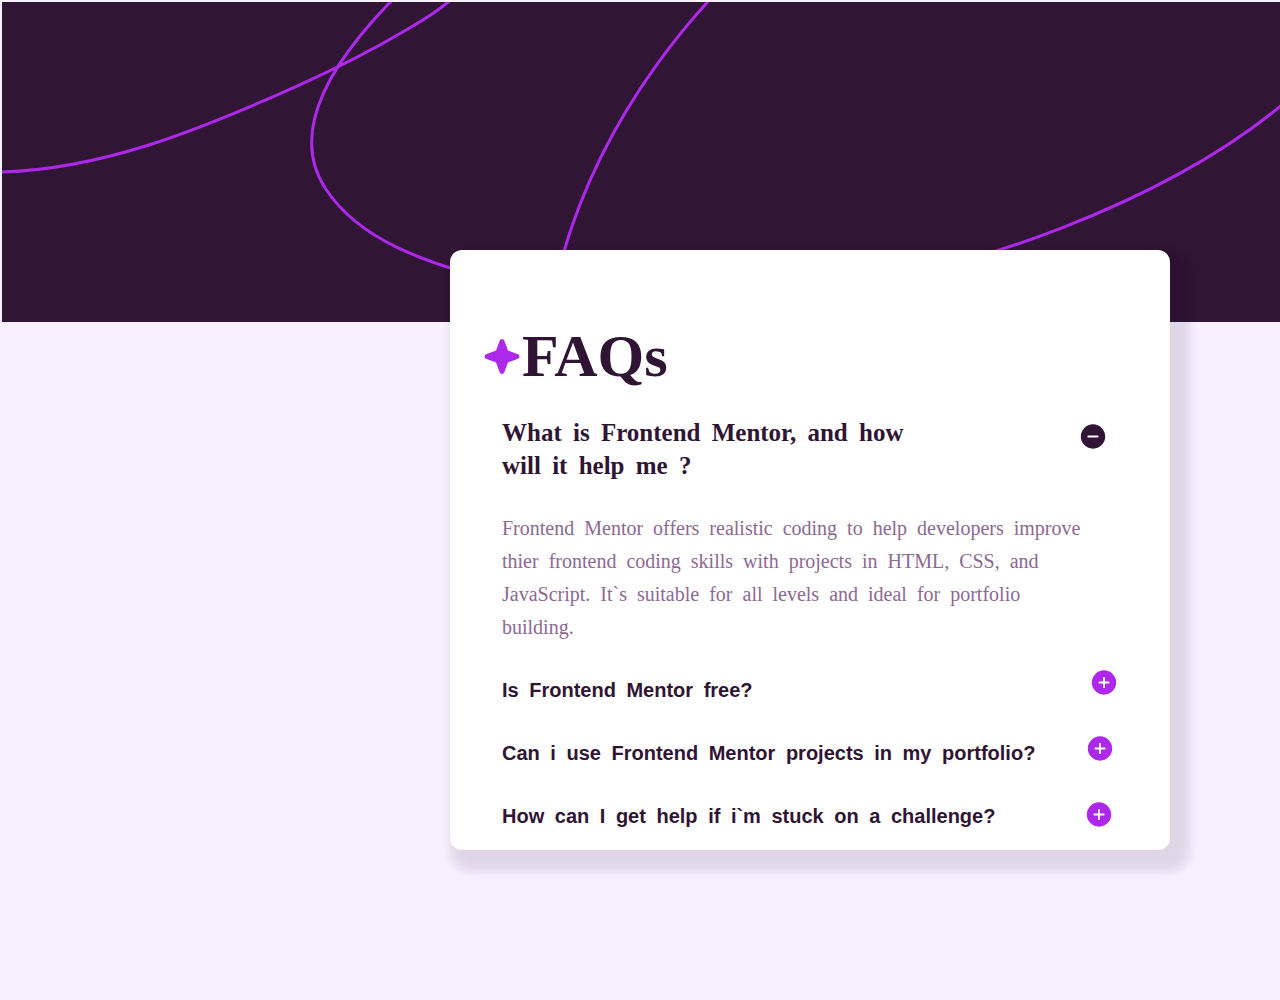
<file: index.html>
<!DOCTYPE html>
<html lang="en">

<head>
    <meta charset="UTF-8">
    <meta name="viewport" content="width=device-width, initial-scale=1.0">
    <title>FAQs</title>
    <link rel="stylesheet" href="style.css">

    

</head>

<body>
    <div class="patternDiv">
        <div class="pattern">

        </div>
        <!-- <img src="/background-pattern-desktop.svg" alt="" id="pattern" height="300px" width="1510px"> -->


    </div>
    <div class="container">
        <div id="imgStar">
            <img src="/icon-star.svg" alt="" id="icon-star">
            <h1 id="faqs"> FAQs</h1>
        </div>



        <div id="what-is">

            <p id="what"> What is Frontend Mentor, and how will it help me ? </p>
            <div id="icon-minus1">
                <img src="/icon-minus.svg" alt="" id="icon-minus">
            </div>

        </div>


        <p id="para">Frontend Mentor offers realistic coding to help developers improve thier frontend coding skills
            with projects in HTML, CSS, and JavaScript. It`s suitable for all levels and ideal for portfolio building.
        </p>
        <div class="is-front">
            <p id="is">
                Is Frontend Mentor free?
            </p>
            <div id="icon-plus">
                <img src="/icon-plus.svg" alt="">
            </div>
            
        </div>


        <div id="para2">
            <p id="can-i">Can i use Frontend Mentor projects in my portfolio? </p>
            
            <div id="img2">
                <img src="/icon-plus.svg" alt="">
            </div>

           
        </div>



        <div id="para3">
            <p id="how">How can I get help if i`m stuck on a challenge? </p>
            <div id="img3">
                <img src="/icon-plus.svg" alt="">
            </div>
           
            
        </div>

    </div>


    </div>






</body>

</html>
</file>
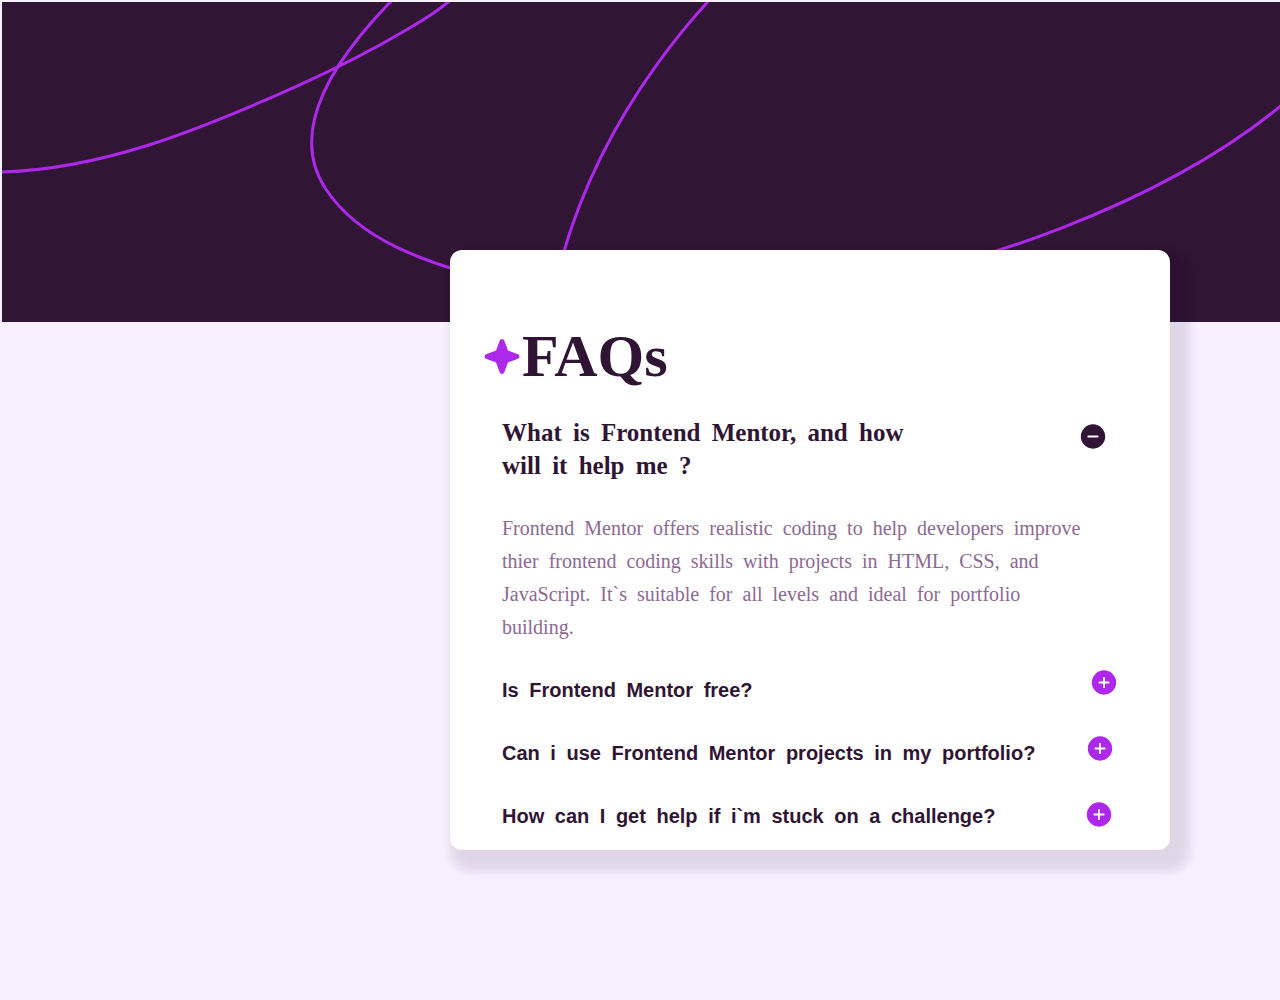
<file: faqs.html>
<!DOCTYPE html>
<html lang="en">

<head>
    <meta charset="UTF-8">
    <meta name="viewport" content="width=device-width, initial-scale=1.0">
    <title>FAQs</title>
    <link rel="stylesheet" href="/faqs.css">
    <link rel="stylesheet" href="">

</head>

<body>
    <div class="patternDiv">
        <div class="pattern">

        </div>
        <!-- <img src="/background-pattern-desktop.svg" alt="" id="pattern" height="300px" width="1510px"> -->


    </div>
    <div class="container">
        <div id="imgStar">
            <img src="/icon-star.svg" alt="" id="icon-star">
            <h1 id="faqs"> FAQs</h1>
        </div>



        <div id="what-is">

            <p id="what"> What is Frontend Mentor, and how will it help me ? </p>
            <div id="icon-minus1">
                <img src="/icon-minus.svg" alt="" id="icon-minus">
            </div>

        </div>


        <p id="para">Frontend Mentor offers realistic coding to help developers improve thier frontend coding skills
            with projects in HTML, CSS, and JavaScript. It`s suitable for all levels and ideal for portfolio building.
        </p>
        <div class="is-front">
            <p id="is">
                Is Frontend Mentor free?
            </p>
            <div id="icon-plus">
                <img src="/icon-plus.svg" alt="">
            </div>
            
        </div>


        <div id="para2">
            <p id="can-i">Can i use Frontend Mentor projects in my portfolio? </p>
            
            <div id="img2">
                <img src="/icon-plus.svg" alt="">
            </div>

           
        </div>



        <div id="para3">
            <p id="how">How can I get help if i`m stuck on a challenge? </p>
            <div id="img3">
                <img src="/icon-plus.svg" alt="">
            </div>
           
            
        </div>

    </div>


    </div>






</body>

</html>
</file>
<file: style.css>
*{ 
    padding: 0px;
    margin: 0px;
    box-sizing: border-box;
} 
.pattern{
    width: 1440px;
    height: 450px;
    /* background-color: red; */
    background-image: url(/background-pattern-desktop.svg);
    background-repeat: no-repeat;
    background-size: contain; 
    /* background-position:top ; */
}
 #imgStar{
   /* background-color: hsl(292, 42%, 14%); ? */
    margin-top:20px ;
    display: flex;
    padding-top: 20px;
    padding-left: 20px;
    flex-direction: row;
}
body{
background-color: hsl(292, 47%, 87%);
/* font-family: ; */
}
.patternDiv{
    width: 1440px;
    height: 1000px; 
    background-color:hsl(275, 100%, 97%) ;
    border: 2px solid  hsl(275, 100%, 97%);
    box-shadow: 10px 10px 10px 10px rgba(0,0,0,0.2);
    /* margin-left: 102px; */
    /* padding-left: 10px; */
}
.container{
    width: 720px;
    height: 600px;
    box-shadow: 10px 12px 10px 10px rgba(0,0,0,0.1);
    border: 2px solid hsl(0, 0%, 100%);
    border-radius: 12px;
    padding-top: 30px ;
    padding-left: 10px;
    padding-right: 30px;
    background-color:hsl(0, 0%, 100%) ;
    position: absolute;
    left:450px ;
    /* right: 420px; */
    top: 250px;
}

#faqs{
    font-size: 60px;
    color:  hsl(292, 42%, 14%);
    font-weight: 700;
    font-family:  serif;
}
p{
    font-size: 20px;
    letter-spacing: normal;
    word-spacing: 5px;
    line-height: 25px;
    font-family: Georgia, 'Times New Roman', Times, serif  ;
    line-height: 33px;
    color: hsl(292, 16%, 49%);
    font-weight: 500;
    padding-top: 30px;
    padding-left: 40px;
    padding-right: 40px;
}
#what{
    color: hsl(292, 42%, 14%);
    font-weight: 600;
    font-size: 25px;
    padding-top: 25px;
    padding-right: 120px;
    cursor: pointer;
    font-family: Georgia, 'Times New Roman', Times, serif;
    line-height: 33px;
}
#icon-minus{
    padding-left: 20px;
    padding-top: 30px;
    padding-right: 30px;
    /* display: flex; */
    /* flex-direction: row; */
}
#what-is{
    display: flex;
    flex-direction: row;
}

.is-front{

    display: flex; 
    flex-direction: row;
}
#is{
    color:hsl(292, 42%, 14%);
    font-weight: bold;
    font-family: Arial, Helvetica, sans-serif;
    /* display: flex;  */
    /* flex-direction: row;  */
}
#is:hover{
    color:magenta;
    cursor: pointer;
}
#icon-plus{
    /* display: flex; */
    /* flex-direction: row; */
    padding-left: 296px;
    padding-top:23px ;
    padding-bottom: 0px;
}
#para2{
    display: flex;
    flex-direction: row;
}
#can-i{
    font-weight: 700;
    color: hsl(292, 42%, 14%);
    cursor: pointer;
    font-family:Arial, Helvetica, sans-serif;
}

#can-i:hover{
    color: magenta;
}
#img2{
    padding-left:10px ;
    padding-top: 26px;
}

#how{
    color:hsl(292, 42%, 14%);
    font-weight: 700; 
    font-family:Arial, Helvetica, sans-serif  ;
}
#how:hover{
    color:magenta ;
    cursor: pointer;
}
#img3{
    padding-top: 29px;
    padding-left: 49px;
}
#para3{
    display: flex;
    flex-direction: row;
}

@media (max-width: 375px){
    *{ 
        padding: 0px;
        margin: 0px;
        box-sizing: border-box;
    } 
    .pattern{
        width: 373px;
        height: 250px;
        /* background-color: red; */
        background-image: url(/background-pattern-mobile.svg);
        background-repeat: no-repeat;
        background-size: contain; 
        /* background-position:top ; */
    }
    .patternDiv{
        width: 376px;
        height: 1000px; 
        background-color:hsl(275, 100%, 97%) ;
        border: 2px solid  hsl(275, 100%, 97%);
        box-shadow: 10px 10px 10px 10px rgba(0,0,0,0.2);
        margin-left: 0px;
        /* margin-right: 47px; */
        margin-right: 12px;
        padding-left: 10px;
        padding-bottom: 40px;
        padding-right: 10px;
    }
    
hr{
    background-color: #fff6f6;
}
    .container{
        width: 320px;
        height: 690px;
        box-shadow: 10px 12px 10px 10px rgba(0,0,0,0.1);
        border: 2px solid hsl(0, 0%, 100%);
        border-radius: 12px;
        padding: 4px;
        background-color:hsl(0, 0%, 100%) ;
        position: absolute;
        left:40px ;
    
          /* right: 420px;  */
        top: 150px;
    }
    #icon-minus{
        padding-left: 25px;
        padding-top: 30px;
        /* display: flex; */
        /* flex-direction: row; */
    }
    #what-is{
        display: flex;
        flex-direction: row;
    }
    #faqs{
        font-size: 30px;
        color:  hsl(292, 42%, 14%);
        font-weight: 700;
        font-family:  serif;
        padding-left:40px ;
        padding-top:2px ;
    }
    p{
        font-size: 15px;
        letter-spacing: normal;
        word-spacing: 5px;
        line-height: 25px;
        font-family: 'Work Sans' sans-serif;
        color: hsl(292, 16%, 49%);
        font-weight: 500;
        padding-top: 30px;
        padding-left: 10px;
        padding-right: 40px;
        /* display: flex; */
        /* flex-direction: row; */
    }
    #what{
        color: hsl(292, 42%, 14%);
        font-weight: bold;
        font-size: 16px;
        padding-top: 20px;
        cursor: pointer;
        font-family:  Georgia, Times, 'Times New Roman', serif;
        /* display: flex; */
        /* flex-direction: column; */
        padding-right: 10px;
    }
    .is-front{

        display: flex; 
        flex-direction: row;
    }
    #is{
        color:hsl(292, 42%, 14%);
        font-weight: bold;
        font-family:'Work Sans' Arial, Helvetica, sans-serif;
    }
    #is:hover{
        color:magenta;
        cursor: pointer;
    }
    #icon-plus{
        padding-left: 20px;
        padding-top:23px ;
        padding-bottom: 0px;
    }
    #para2{
        display: flex;
        flex-direction: row;
    }
    #can-i{
        font-weight: 700;
        color: hsl(292, 42%, 14%);
        cursor: pointer;
        font-family:Arial, Helvetica, sans-serif;
    }
    
    #can-i:hover{
        color: magenta;
    }
    #img2{
        padding-right:14px ;
        padding-top: 26px;
    }
    
    
    
    #how{
        color:hsl(292, 42%, 14%);
        font-weight: 700; 
        font-family:Arial, Helvetica, sans-serif  ;
    }
    #how:hover{
        color:magenta ;
        cursor: pointer;
    }
    #img3{
        padding-top: 29px;
        padding-right: 15px;
    }
    #para3{
        display: flex;
        flex-direction: row;
    }
}
</file>
<file: faqs.css>
*{ 
    padding: 0px;
    margin: 0px;
    box-sizing: border-box;
} 
.pattern{
    width: 1440px;
    height: 450px;
    /* background-color: red; */
    background-image: url(/background-pattern-desktop.svg);
    background-repeat: no-repeat;
    background-size: contain; 
    /* background-position:top ; */
}
 #imgStar{
   /* background-color: hsl(292, 42%, 14%); ? */
    margin-top:20px ;
    display: flex;
    padding-top: 20px;
    padding-left: 20px;
    flex-direction: row;
}
body{
background-color: hsl(292, 47%, 87%);
/* font-family: ; */
}
.patternDiv{
    width: 1440px;
    height: 1000px; 
    background-color:hsl(275, 100%, 97%) ;
    border: 2px solid  hsl(275, 100%, 97%);
    box-shadow: 10px 10px 10px 10px rgba(0,0,0,0.2);
    /* margin-left: 102px; */
    /* padding-left: 10px; */
}
.container{
    width: 720px;
    height: 600px;
    box-shadow: 10px 12px 10px 10px rgba(0,0,0,0.1);
    border: 2px solid hsl(0, 0%, 100%);
    border-radius: 12px;
    padding-top: 30px ;
    padding-left: 10px;
    padding-right: 30px;
    background-color:hsl(0, 0%, 100%) ;
    position: absolute;
    left:450px ;
    /* right: 420px; */
    top: 250px;
}

#faqs{
    font-size: 60px;
    color:  hsl(292, 42%, 14%);
    font-weight: 700;
    font-family:  serif;
}
p{
    font-size: 20px;
    letter-spacing: normal;
    word-spacing: 5px;
    line-height: 25px;
    font-family: Georgia, 'Times New Roman', Times, serif  ;
    line-height: 33px;
    color: hsl(292, 16%, 49%);
    font-weight: 500;
    padding-top: 30px;
    padding-left: 40px;
    padding-right: 40px;
}
#what{
    color: hsl(292, 42%, 14%);
    font-weight: 600;
    font-size: 25px;
    padding-top: 25px;
    padding-right: 120px;
    cursor: pointer;
    font-family: Georgia, 'Times New Roman', Times, serif;
    line-height: 33px;
}
#icon-minus{
    padding-left: 20px;
    padding-top: 30px;
    padding-right: 30px;
    /* display: flex; */
    /* flex-direction: row; */
}
#what-is{
    display: flex;
    flex-direction: row;
}

.is-front{

    display: flex; 
    flex-direction: row;
}
#is{
    color:hsl(292, 42%, 14%);
    font-weight: bold;
    font-family: Arial, Helvetica, sans-serif;
    /* display: flex;  */
    /* flex-direction: row;  */
}
#is:hover{
    color:magenta;
    cursor: pointer;
}
#icon-plus{
    /* display: flex; */
    /* flex-direction: row; */
    padding-left: 296px;
    padding-top:23px ;
    padding-bottom: 0px;
}
#para2{
    display: flex;
    flex-direction: row;
}
#can-i{
    font-weight: 700;
    color: hsl(292, 42%, 14%);
    cursor: pointer;
    font-family:Arial, Helvetica, sans-serif;
}

#can-i:hover{
    color: magenta;
}
#img2{
    padding-left:10px ;
    padding-top: 26px;
}

#how{
    color:hsl(292, 42%, 14%);
    font-weight: 700; 
    font-family:Arial, Helvetica, sans-serif  ;
}
#how:hover{
    color:magenta ;
    cursor: pointer;
}
#img3{
    padding-top: 29px;
    padding-left: 49px;
}
#para3{
    display: flex;
    flex-direction: row;
}

@media (max-width: 375px){
    *{ 
        padding: 0px;
        margin: 0px;
        box-sizing: border-box;
    } 
    .pattern{
        width: 373px;
        height: 250px;
        /* background-color: red; */
        background-image: url(/background-pattern-mobile.svg);
        background-repeat: no-repeat;
        background-size: contain; 
        /* background-position:top ; */
    }
    .patternDiv{
        width: 376px;
        height: 1000px; 
        background-color:hsl(275, 100%, 97%) ;
        border: 2px solid  hsl(275, 100%, 97%);
        box-shadow: 10px 10px 10px 10px rgba(0,0,0,0.2);
        margin-left: 0px;
        /* margin-right: 47px; */
        margin-right: 12px;
        padding-left: 10px;
        padding-bottom: 40px;
        padding-right: 10px;
    }
    
hr{
    background-color: #fff6f6;
}
    .container{
        width: 320px;
        height: 690px;
        box-shadow: 10px 12px 10px 10px rgba(0,0,0,0.1);
        border: 2px solid hsl(0, 0%, 100%);
        border-radius: 12px;
        padding: 4px;
        background-color:hsl(0, 0%, 100%) ;
        position: absolute;
        left:40px ;
    
          /* right: 420px;  */
        top: 150px;
    }
    #icon-minus{
        padding-left: 25px;
        padding-top: 30px;
        /* display: flex; */
        /* flex-direction: row; */
    }
    #what-is{
        display: flex;
        flex-direction: row;
    }
    #faqs{
        font-size: 30px;
        color:  hsl(292, 42%, 14%);
        font-weight: 700;
        font-family:  serif;
        padding-left:40px ;
        padding-top:2px ;
    }
    p{
        font-size: 15px;
        letter-spacing: normal;
        word-spacing: 5px;
        line-height: 25px;
        font-family: 'Work Sans' sans-serif;
        color: hsl(292, 16%, 49%);
        font-weight: 500;
        padding-top: 30px;
        padding-left: 10px;
        padding-right: 40px;
        /* display: flex; */
        /* flex-direction: row; */
    }
    #what{
        color: hsl(292, 42%, 14%);
        font-weight: bold;
        font-size: 16px;
        padding-top: 20px;
        cursor: pointer;
        font-family:  Georgia, Times, 'Times New Roman', serif;
        /* display: flex; */
        /* flex-direction: column; */
        padding-right: 10px;
    }
    .is-front{

        display: flex; 
        flex-direction: row;
    }
    #is{
        color:hsl(292, 42%, 14%);
        font-weight: bold;
        font-family:'Work Sans' Arial, Helvetica, sans-serif;
    }
    #is:hover{
        color:magenta;
        cursor: pointer;
    }
    #icon-plus{
        padding-left: 20px;
        padding-top:23px ;
        padding-bottom: 0px;
    }
    #para2{
        display: flex;
        flex-direction: row;
    }
    #can-i{
        font-weight: 700;
        color: hsl(292, 42%, 14%);
        cursor: pointer;
        font-family:Arial, Helvetica, sans-serif;
    }
    
    #can-i:hover{
        color: magenta;
    }
    #img2{
        padding-right:14px ;
        padding-top: 26px;
    }
    
    
    
    #how{
        color:hsl(292, 42%, 14%);
        font-weight: 700; 
        font-family:Arial, Helvetica, sans-serif  ;
    }
    #how:hover{
        color:magenta ;
        cursor: pointer;
    }
    #img3{
        padding-top: 29px;
        padding-right: 15px;
    }
    #para3{
        display: flex;
        flex-direction: row;
    }
}
</file>
